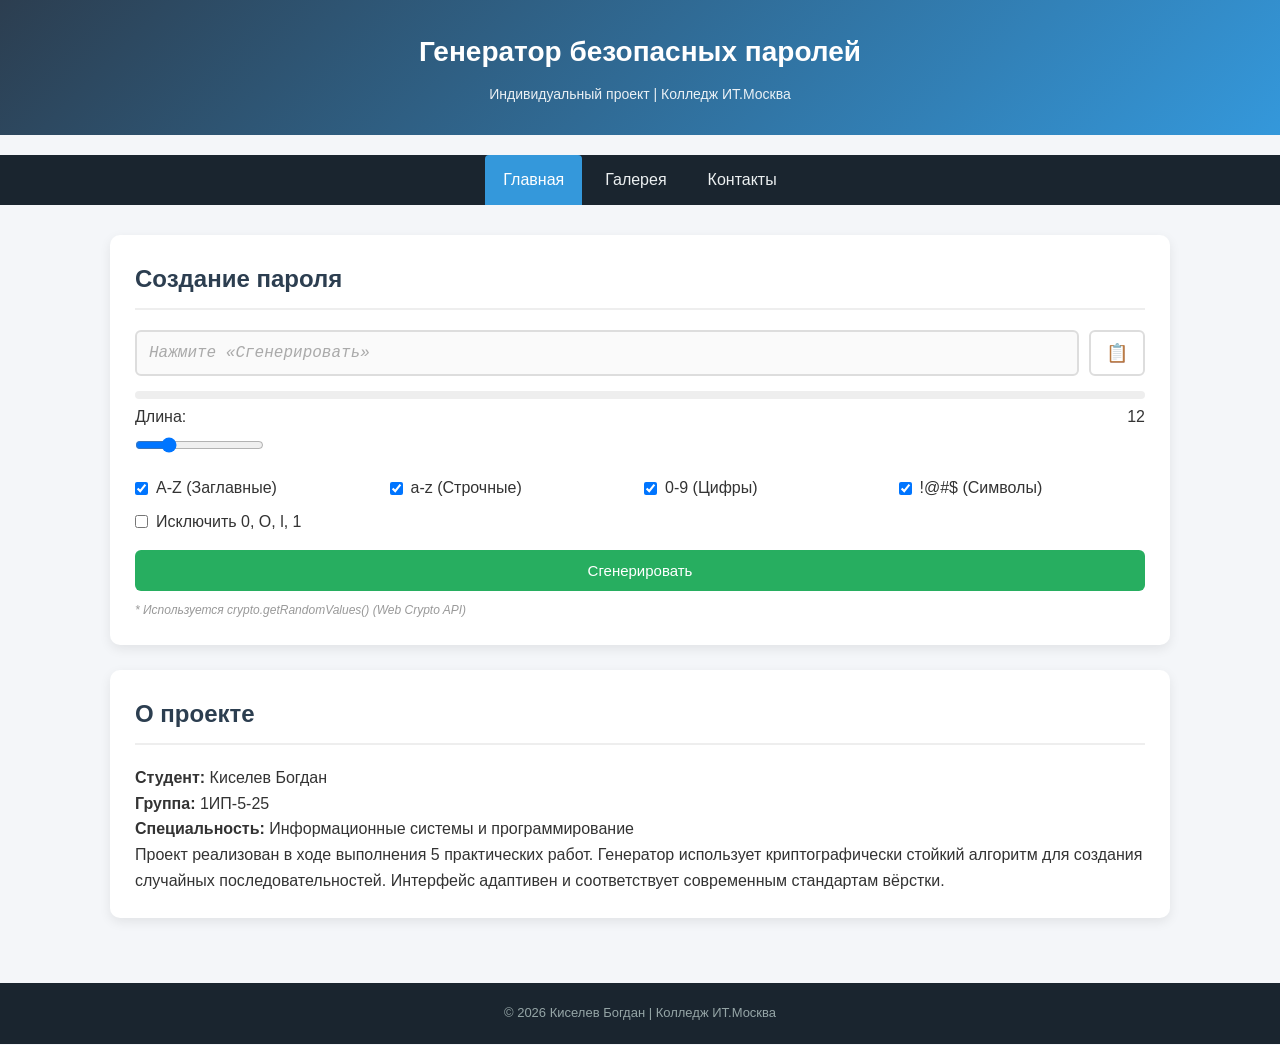
<file: index.html>
<!DOCTYPE html>
<html lang="ru">
<head>
    <meta charset="UTF-8">
    <meta name="viewport" content="width=device-width, initial-scale=1.0">
    <title>Генератор паролей | Киселев Богдан</title>
    <link rel="stylesheet" href="style.css">
</head>
<body>
    <header class="site-header">
        <div class="container">
            <h1>Генератор безопасных паролей</h1>
            <p>Индивидуальный проект | Колледж ИТ.Москва</p>
        </div>
    </header>

    <nav class="main-nav">
        <ul class="nav-list">
            <li><a href="index.html" class="nav-link active">Главная</a></li>
            <li><a href="gallery.html" class="nav-link">Галерея</a></li>
            <li><a href="contacts.html" class="nav-link">Контакты</a></li>
        </ul>
    </nav>

    <main class="container main-content">
        <section class="card">
            <h2>Создание пароля</h2>
            <div class="output-wrapper">
                <input type="text" id="password-output" readonly placeholder="Нажмите «Сгенерировать»">
                <button id="copy-btn" title="Копировать">📋</button>
            </div>
            <div class="strength-meter">
                <div class="strength-bar" id="strength-bar"></div>
                <span id="strength-text">Надёжность: -</span>
            </div>
            <div class="controls">
                <div class="control-group">
                    <label for="length-range">Длина: <span id="length-val">12</span></label>
                    <input type="range" id="length-range" min="6" max="32" value="12">
                </div>
                <div class="checkboxes">
                    <label><input type="checkbox" id="chk-upper" checked> A-Z (Заглавные)</label>
                    <label><input type="checkbox" id="chk-lower" checked> a-z (Строчные)</label>
                    <label><input type="checkbox" id="chk-numbers" checked> 0-9 (Цифры)</label>
                    <label><input type="checkbox" id="chk-symbols" checked> !@#$ (Символы)</label>
                    <label><input type="checkbox" id="chk-ambiguous"> Исключить 0, O, l, 1</label>
                </div>
                <button id="generate-btn" class="primary-btn">Сгенерировать</button>
            </div>
            <p class="hint">* Используется crypto.getRandomValues() (Web Crypto API)</p>
        </section>

        <section class="card">
            <h2>О проекте</h2>
            <p><strong>Студент:</strong> Киселев Богдан</p>
            <p><strong>Группа:</strong> 1ИП-5-25</p>
            <p><strong>Специальность:</strong> Информационные системы и программирование</p>
            <p>Проект реализован в ходе выполнения 5 практических работ. Генератор использует криптографически стойкий алгоритм для создания случайных последовательностей. Интерфейс адаптивен и соответствует современным стандартам вёрстки.</p>
        </section>
    </main>

    <footer class="site-footer">
        <p>&copy; <span id="year"></span> Киселев Богдан | Колледж ИТ.Москва</p>
    </footer>
    <script src="script.js"></script>
</body>
</html>
</file>
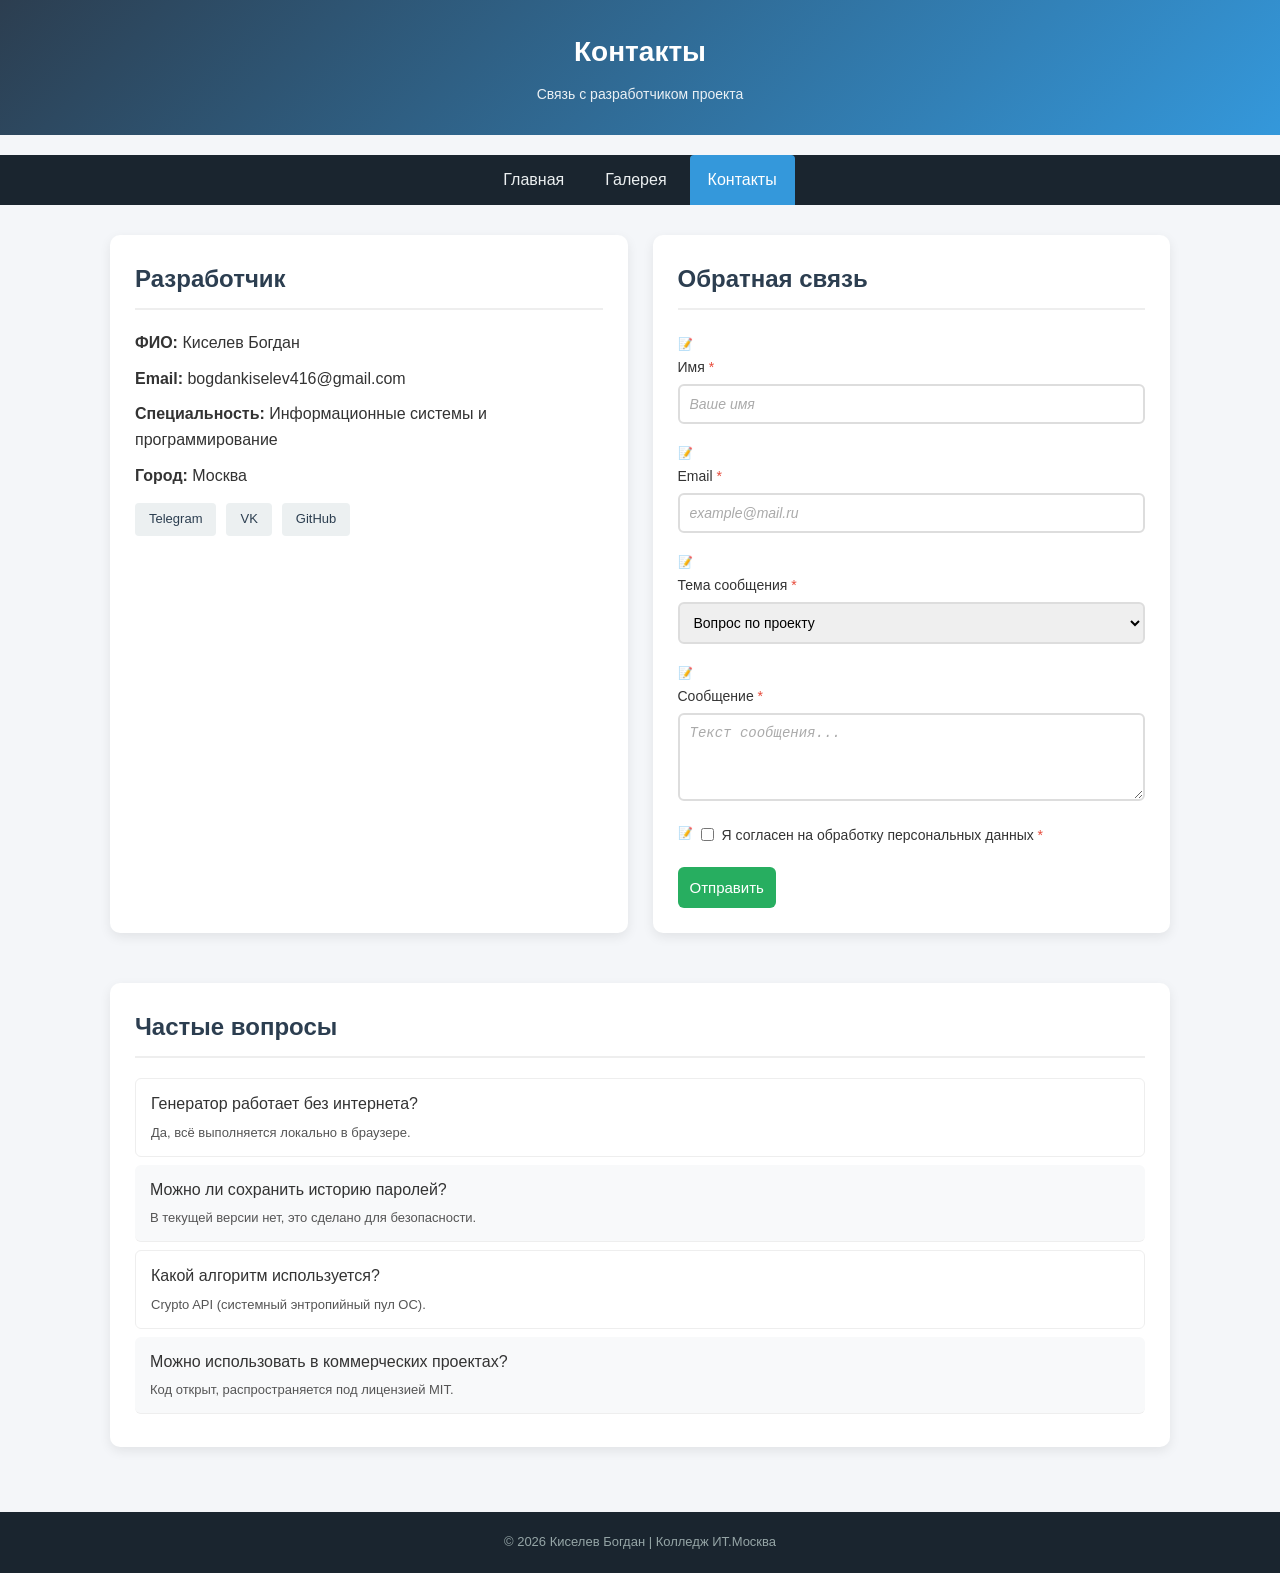
<file: contacts.html>
<!DOCTYPE html>
<html lang="ru">
<head>
    <meta charset="UTF-8">
    <meta name="viewport" content="width=device-width, initial-scale=1.0">
    <title>Контакты | Киселев Богдан</title>
    <link rel="stylesheet" href="style.css">
</head>
<body>
    <header class="site-header">
        <div class="container">
            <h1>Контакты</h1>
            <p>Связь с разработчиком проекта</p>
        </div>
    </header>

    <nav class="main-nav">
        <ul class="nav-list">
            <li><a href="index.html" class="nav-link">Главная</a></li>
            <li><a href="gallery.html" class="nav-link">Галерея</a></li>
            <li><a href="contacts.html" class="nav-link active">Контакты</a></li>
        </ul>
    </nav>

    <main class="container main-content contact-layout">
        <section class="card contact-card">
            <h2>Разработчик</h2>
            <p><b>ФИО:</b> Киселев Богдан</p>
            <p><b>Email:</b> bogdankiselev416@gmail.com</p>
            <p><b>Специальность:</b> Информационные системы и программирование</p>
            <p><b>Город:</b> Москва</p>
            <div class="socials">
                <a href="#" class="soc-link">Telegram</a>
                <a href="#" class="soc-link">VK</a>
                <a href="#" class="soc-link">GitHub</a>
            </div>
        </section>

        <section class="card feedback-form">
            <h2>Обратная связь</h2>
            <form id="contact-form">
                <div class="form-group">
                    <label for="name">Имя</label>
                    <input type="text" id="name" required placeholder="Ваше имя">
                </div>
                <div class="form-group">
                    <label for="email">Email</label>
                    <input type="email" id="email" required placeholder="example@mail.ru">
                </div>
                <div class="form-group">
                    <label for="subject">Тема сообщения</label>
                    <select id="subject">
                        <option value="question">Вопрос по проекту</option>
                        <option value="bug">Сообщить об ошибке</option>
                        <option value="idea">Предложение улучшения</option>
                    </select>
                </div>
                <div class="form-group">
                    <label for="message">Сообщение</label>
                    <textarea id="message" required placeholder="Текст сообщения..." rows="4"></textarea>
                </div>
                <div class="form-group checkbox-group">
                    <input type="checkbox" id="agree" required>
                    <label for="agree">Я согласен на обработку персональных данных</label>
                </div>
                <button type="submit" class="primary-btn">Отправить</button>
            </form>
        </section>

        <section class="card faq-block">
            <h2>Частые вопросы</h2>
            <ul class="faq-list">
                <li>Генератор работает без интернета? <span>Да, всё выполняется локально в браузере.</span></li>
                <li>Можно ли сохранить историю паролей? <span>В текущей версии нет, это сделано для безопасности.</span></li>
                <li>Какой алгоритм используется? <span>Crypto API (системный энтропийный пул ОС).</span></li>
                <li>Можно использовать в коммерческих проектах? <span>Код открыт, распространяется под лицензией MIT.</span></li>
            </ul>
        </section>
    </main>

    <footer class="site-footer">
        <p>&copy; <span id="year"></span> Киселев Богдан | Колледж ИТ.Москва</p>
    </footer>
    <script src="script.js"></script>
</body>
</html>
</file>
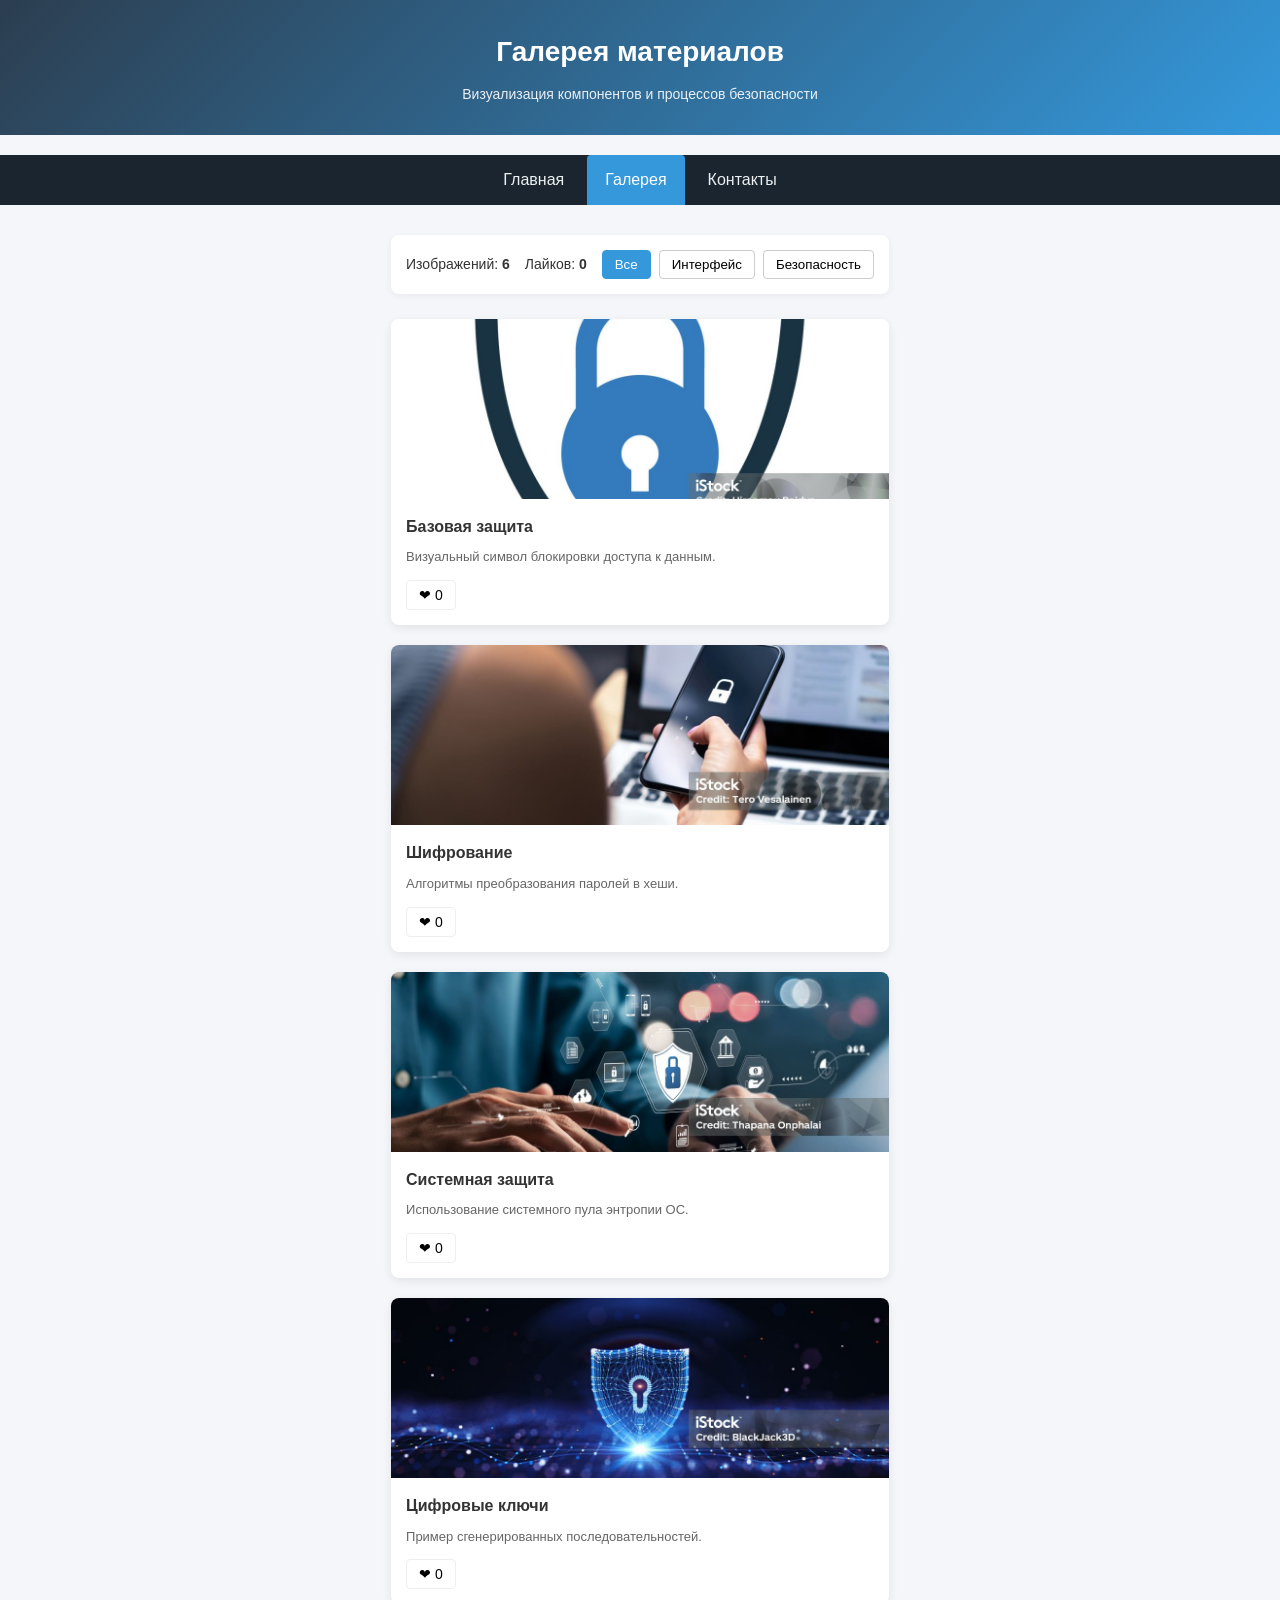
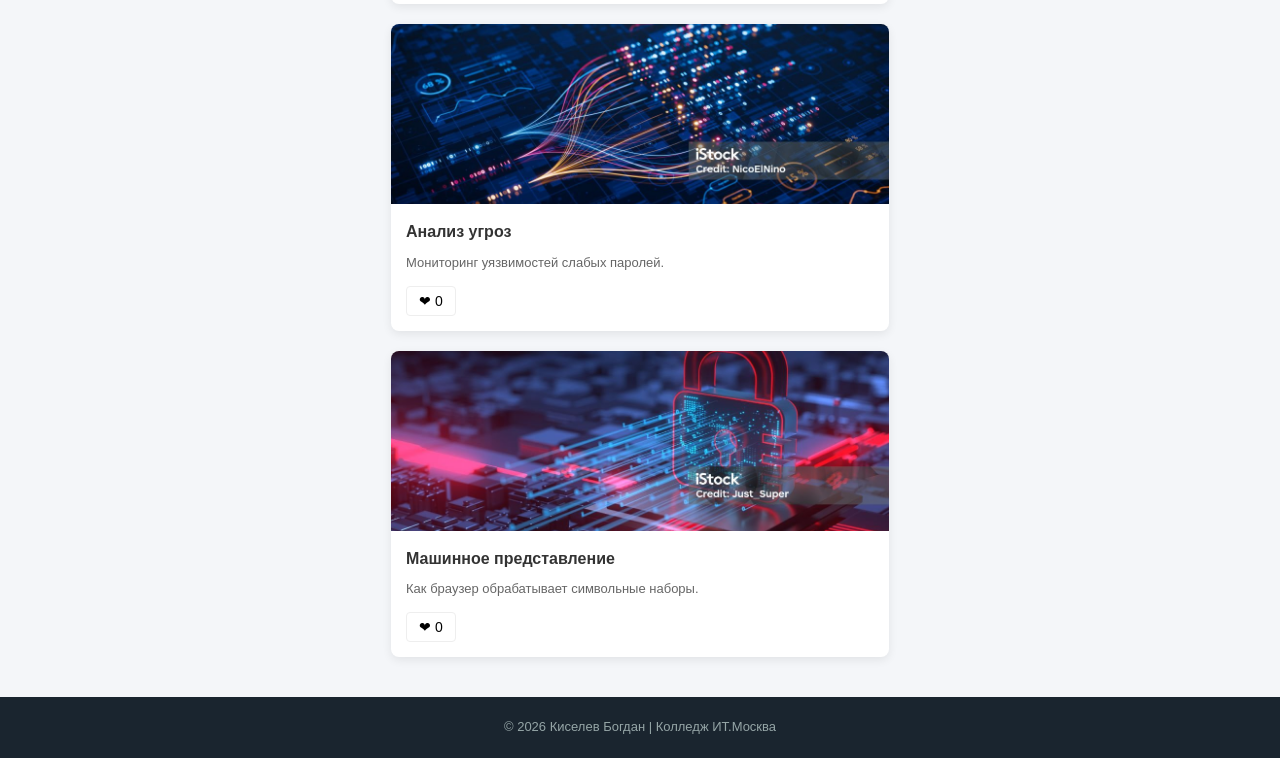
<file: gallery.html>
<!DOCTYPE html>
<html lang="ru">
<head>
    <meta charset="UTF-8">
    <meta name="viewport" content="width=device-width, initial-scale=1.0">
    <title>Галерея | Генератор паролей</title>
    <link rel="stylesheet" href="style.css">
</head>
<body>
    <header class="site-header">
        <div class="container">
            <h1>Галерея материалов</h1>
            <p>Визуализация компонентов и процессов безопасности</p>
        </div>
    </header>

    <nav class="main-nav">
        <ul class="nav-list">
            <li><a href="index.html" class="nav-link">Главная</a></li>
            <li><a href="gallery.html" class="nav-link active">Галерея</a></li>
            <li><a href="contacts.html" class="nav-link">Контакты</a></li>
        </ul>
    </nav>

    <main class="container main-content">
        <div class="gallery-controls">
            <span class="stat">Изображений: <b id="img-count">0</b></span>
            <span class="stat">Лайков: <b id="total-likes">0</b></span>
            <div class="filters">
                <button class="filter-btn active" data-filter="all">Все</button>
                <button class="filter-btn" data-filter="interface">Интерфейс</button>
                <button class="filter-btn" data-filter="security">Безопасность</button>
            </div>
        </div>

        <div class="gallery-grid">
            <article class="gallery-card" data-category="interface">
                <img src="images/lock-security.jpg" alt="Замок кибербезопасности">
                <div class="card-info">
                    <h3>Базовая защита</h3>
                    <p>Визуальный символ блокировки доступа к данным.</p>
                    <button class="like-btn">❤ <span class="count">0</span></button>
                </div>
            </article>
            <article class="gallery-card" data-category="security">
                <img src="images/encryption-code.jpg" alt="Шифрование кода">
                <div class="card-info">
                    <h3>Шифрование</h3>
                    <p>Алгоритмы преобразования паролей в хеши.</p>
                    <button class="like-btn">❤ <span class="count">0</span></button>
                </div>
            </article>
            <article class="gallery-card" data-category="security">
                <img src="images/shield-protection.jpg" alt="Щит защиты данных">
                <div class="card-info">
                    <h3>Системная защита</h3>
                    <p>Использование системного пула энтропии ОС.</p>
                    <button class="like-btn">❤ <span class="count">0</span></button>
                </div>
            </article>
            <article class="gallery-card" data-category="interface">
                <img src="images/password-digital.jpg" alt="Цифровой пароль">
                <div class="card-info">
                    <h3>Цифровые ключи</h3>
                    <p>Пример сгенерированных последовательностей.</p>
                    <button class="like-btn">❤ <span class="count">0</span></button>
                </div>
            </article>
            <article class="gallery-card" data-category="security">
                <img src="images/cyber-security.jpg" alt="Кибербезопасность">
                <div class="card-info">
                    <h3>Анализ угроз</h3>
                    <p>Мониторинг уязвимостей слабых паролей.</p>
                    <button class="like-btn">❤ <span class="count">0</span></button>
                </div>
            </article>
            <article class="gallery-card" data-category="interface">
                <img src="images/binary-code.jpg" alt="Бинарный код">
                <div class="card-info">
                    <h3>Машинное представление</h3>
                    <p>Как браузер обрабатывает символьные наборы.</p>
                    <button class="like-btn">❤ <span class="count">0</span></button>
                </div>
            </article>
        </div>
    </main>

    <footer class="site-footer">
        <p>&copy; <span id="year"></span> Киселев Богдан | Колледж ИТ.Москва</p>
    </footer>
    <script src="script.js"></script>
</body>
</html>
</file>
<file: style.css>
/* === ПР2: Сброс и блочная модель === */
* {
    margin: 0;
    padding: 0;
    box-sizing: border-box; /* современный расчёт размеров */
}

body {
    font-family: 'Segoe UI', Tahoma, sans-serif;
    background-color: #f4f6f9; /* HEX */
    color: #333;
    line-height: 1.6;
    display: flex;
    flex-direction: column;
    min-height: 100vh;
}

.container {
    max-width: 1100px;
    margin: 0 auto;
    padding: 0 20px;
}

/* === ПР2: Шапка === */
.site-header {
    background: linear-gradient(135deg, #2c3e50 0%, #3498db 100%);
    color: white; /* named */
    padding: 30px 0;
    text-align: center;
    margin-bottom: 20px;
}
.site-header h1 { font-size: 28px; margin-bottom: 8px; }
.site-header p { opacity: 0.9; font-size: 14px; }

/* === ПР5: Flexbox навигация === */
.main-nav {
    background: #1a252f;
    padding: 0 20px;
    margin-bottom: 30px;
}
.nav-list {
    list-style: none;
    display: flex;
    justify-content: center;
    gap: 5px;
}
.nav-link {
    display: block;
    padding: 12px 18px;
    color: #ecf0f1;
    text-decoration: none;
    font-weight: 500;
    transition: 0.2s;
    border-radius: 4px 4px 0 0;
}
.nav-link:hover, .nav-link.active {
    background: #3498db;
    color: white;
}

.main-content { flex: 1; padding-bottom: 40px; }

/* === ПР4: Блочная модель для карточек === */
.card {
    background: white;
    padding: 25px;
    border-radius: 10px;
    box-shadow: 0 4px 12px rgba(0,0,0,0.08); /* RGBA */
    margin-bottom: 25px;
    overflow: hidden; /* контроль переполнения */
}
h2 {
    color: #2c3e50;
    margin-bottom: 20px;
    border-bottom: 2px solid #eee;
    padding-bottom: 10px;
}

/* === Генератор === */
.output-wrapper { display: flex; gap: 10px; margin-bottom: 15px; }
#password-output {
    flex: 1; padding: 12px; font-family: monospace; font-size: 16px;
    border: 2px solid #ddd; border-radius: 6px; background: #fafafa;
}
#copy-btn {
    padding: 0 15px; cursor: pointer; border: 2px solid #ddd;
    border-radius: 6px; background: white; font-size: 18px; transition: 0.2s;
}
#copy-btn:hover { background: #e8f4fd; border-color: #3498db; }

.strength-meter { height: 8px; background: #eee; border-radius: 4px; margin-bottom: 5px; overflow: hidden; }
.strength-bar { height: 100%; width: 0%; background: #e74c3c; transition: 0.3s; }
#strength-text { font-size: 13px; color: #777; display: block; margin-bottom: 15px; }

.controls { display: grid; gap: 15px; }
.control-group label { display: flex; justify-content: space-between; margin-bottom: 5px; font-weight: 500; }
.checkboxes { display: grid; grid-template-columns: repeat(auto-fit, minmax(200px, 1fr)); gap: 8px; }
.checkboxes label { display: flex; align-items: center; gap: 8px; cursor: pointer; }
.primary-btn {
    padding: 12px; background: #27ae60; color: white; border: none;
    border-radius: 6px; font-size: 15px; cursor: pointer; transition: 0.2s; font-weight: 500;
}
.primary-btn:hover { background: #219150; }
.hint { font-size: 12px; color: #999; margin-top: 10px; font-style: italic; }

/* === ПР3: Галерея (CSS Grid) === */
.gallery-controls {
    background: white; padding: 15px; border-radius: 8px;
    box-shadow: 0 2px 8px rgba(0,0,0,0.05); margin-bottom: 25px;
    display: flex; flex-wrap: wrap; gap: 15px; align-items: center; justify-content: space-between;
}
.stat { font-size: 14px; }
.filters { display: flex; gap: 8px; }
.filter-btn {
    padding: 6px 12px; border: 1px solid #ccc; background: white;
    border-radius: 4px; cursor: pointer;
}
.filter-btn.active { background: #3498db; color: white; border-color: #3498db; }

.gallery-grid {
    display: grid;
    grid-template-columns: repeat(auto-fill, minmax(280px, 1fr));
    gap: 20px;
}
.gallery-card {
    background: white; border-radius: 8px; overflow: hidden;
    box-shadow: 0 3px 10px rgba(0,0,0,0.08); transition: transform 0.2s;
}
.gallery-card:hover { transform: translateY(-4px); }
.gallery-card img {
    width: 100%; height: 180px; object-fit: cover; display: block;
}
.card-info { padding: 15px; }
.card-info h3 { font-size: 16px; margin-bottom: 8px; }
.card-info p { font-size: 13px; color: #666; margin-bottom: 12px; }
.like-btn {
    background: none; border: 1px solid #eee; padding: 6px 12px;
    border-radius: 4px; cursor: pointer; font-size: 14px;
}
.like-btn:hover { background: #ffe0e0; }
.like-btn.active { background: #e74c3c; color: white; border-color: #e74c3c; }

/* === ПР4: Контакты и Форма === */
.contact-layout { display: grid; grid-template-columns: 1fr 1fr; gap: 25px; }
.faq-block { grid-column: 1 / -1; }
.contact-card p { margin-bottom: 10px; }
.socials { display: flex; gap: 10px; margin-top: 15px; }
.soc-link {
    padding: 6px 14px; background: #ecf0f1; color: #2c3e50;
    text-decoration: none; border-radius: 4px; font-size: 13px; transition: 0.2s;
}
.soc-link:hover { background: #3498db; color: white; }

.form-group { margin-bottom: 15px; }
.form-group label { display: block; margin-bottom: 6px; font-weight: 500; font-size: 14px; }
.form-group input, .form-group textarea, .form-group select {
    width: 100%; padding: 10px; border: 2px solid #ddd; border-radius: 6px;
    font-size: 14px; transition: 0.2s;
}
.checkbox-group { display: flex; align-items: flex-start; gap: 8px; font-size: 13px; }
.checkbox-group input { margin-top: 4px; width: auto; }

/* === ПР4: Псевдоклассы и псевдоэлементы === */
.req-mark { color: #e74c3c; }
/* Псевдоэлементы */
.form-group label::after { content: " *"; color: #e74c3c; } /* ::after для обязательных */
.form-group::before { content: "📝 "; font-size: 12px; } /* ::before декоративный маркер */
.form-group input:focus, .form-group textarea:focus {
    border-color: #3498db; outline: none; box-shadow: 0 0 0 3px rgba(52,152,219,0.2);
}
.form-group input:invalid:not(:placeholder-shown) { border-color: #e74c3c; }
.form-group input:valid:not(:placeholder-shown) { border-color: #27ae60; }
.checkbox-group input:checked + label { color: #2c3e50; font-weight: 600; }
::placeholder { color: #aaa; font-style: italic; } /* ::placeholder */
::selection { background: #3498db; color: white; } /* ::selection */

/* FAQ nth-child */
.faq-list { list-style: none; padding: 0; }
.faq-list li {
    padding: 12px 15px; border-bottom: 1px solid #eee; background: #fafafa;
    border-radius: 6px; margin-bottom: 8px; font-weight: 500;
}
.faq-list li span { display: block; margin-top: 6px; font-weight: 400; color: #555; font-size: 13px; }
.faq-list li:nth-child(odd) { background: white; border: 1px solid #eee; } /* :nth-child */
.faq-list li:nth-child(even) { background: #f8f9fa; }

/* Подвал */
.site-footer {
    background: #1a252f; color: #95a5a6; text-align: center;
    padding: 20px; margin-top: auto; font-size: 13px;
}

/* Адаптив (ПР4) */
@media (max-width: 768px) {
    .contact-layout { grid-template-columns: 1fr; }
    .nav-list { flex-direction: column; text-align: center; }
    .nav-link { border-radius: 4px; margin-bottom: 5px; }
}
@media (max-width: 480px) {
    .site-header h1 { font-size: 22px; }
    .controls { grid-template-columns: 1fr; }
    .gallery-grid { grid-template-columns: 1fr; }
}
@media (max-width: 320px) {
    .container { padding: 0 10px; }
    .card { padding: 15px; }
}
</file>
